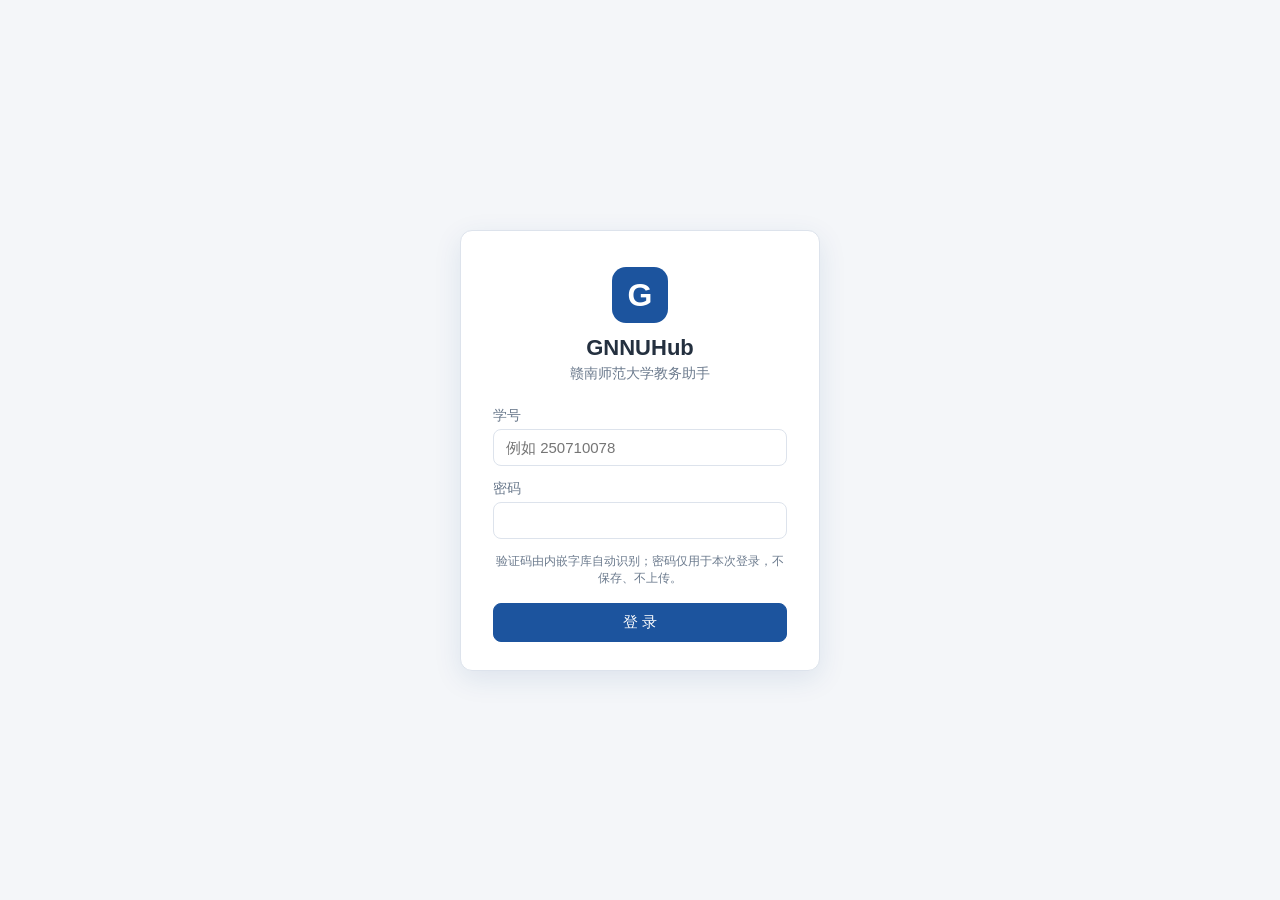
<file: crates/gnnuhub-app/ui/index.html>
<!DOCTYPE html>
<html lang="zh-CN">
<head>
  <meta charset="UTF-8">
  <meta name="viewport" content="width=device-width, initial-scale=1.0">
  <title>GNNUHub · 赣南师范大学教务助手</title>
  <link rel="stylesheet" href="style.css">
</head>
<body>

  <!-- 登录视图 -->
  <section id="view-login" class="view">
    <div class="login-card">
      <div class="logo">G</div>
      <h1>GNNUHub</h1>
      <p class="subtitle">赣南师范大学教务助手</p>

      <label>学号
        <input id="in-student-id" type="text" inputmode="numeric"
               placeholder="例如 250710078" autocomplete="username">
      </label>
      <label>密码
        <input id="in-password" type="password"
               autocomplete="current-password">
      </label>

      <p class="hint">验证码由内嵌字库自动识别；密码仅用于本次登录，不保存、不上传。</p>
      <button id="btn-login" class="primary">登 录</button>
      <div id="login-error" class="error hidden"></div>
    </div>
  </section>

  <!-- 主视图 -->
  <section id="view-main" class="view hidden">
    <header class="topbar">
      <div class="brand">GNNUHub</div>
      <nav class="tabs">
        <button data-tab="schedule" class="tab active">课表</button>
        <button data-tab="profile" class="tab">学籍</button>
        <button data-tab="grades" class="tab" disabled
                title="成绩接口尚未实测可用">成绩</button>
      </nav>
      <div class="spacer"></div>
      <div id="user-badge" class="badge"></div>
      <button id="btn-logout" class="ghost">退出登录</button>
    </header>

    <!-- 课表 -->
    <div id="tab-schedule" class="tab-panel">
      <div class="controls">
        <label>学年
          <select id="sel-year">
            <option value="2024">2024-2025</option>
            <option value="2025">2025-2026</option>
            <option value="2026" selected>2026-2027</option>
          </select>
        </label>
        <label>学期
          <select id="sel-term">
            <option value="1" selected>第一学期</option>
            <option value="2">第二学期</option>
          </select>
        </label>
        <label>周次
          <select id="sel-week">
            <option value="0" selected>整学期</option>
          </select>
        </label>
        <button id="btn-this-week" class="ghost">当前周</button>
        <button id="btn-load-schedule" class="primary small">查询</button>
      </div>
      <div id="schedule-grid" class="grid"></div>
    </div>

    <!-- 学籍 -->
    <div id="tab-profile" class="tab-panel hidden">
      <div id="profile-cards" class="cards"></div>
    </div>

    <!-- 成绩（占位） -->
    <div id="tab-grades" class="tab-panel hidden">
      <div class="placeholder">
        <h2>成绩查询暂未开放</h2>
        <p>成绩接口对当前测试账号恒定返回空信封，无法完成实测验证。
           按项目纪律「无法实测的接口不转正」，该功能将在换用有成绩的
           账号验证探针结果后开放。</p>
      </div>
    </div>

    <footer class="statusbar">
      <span id="status-text">就绪</span>
    </footer>
  </section>

  <script src="app.js"></script>
</body>
</html>
</file>
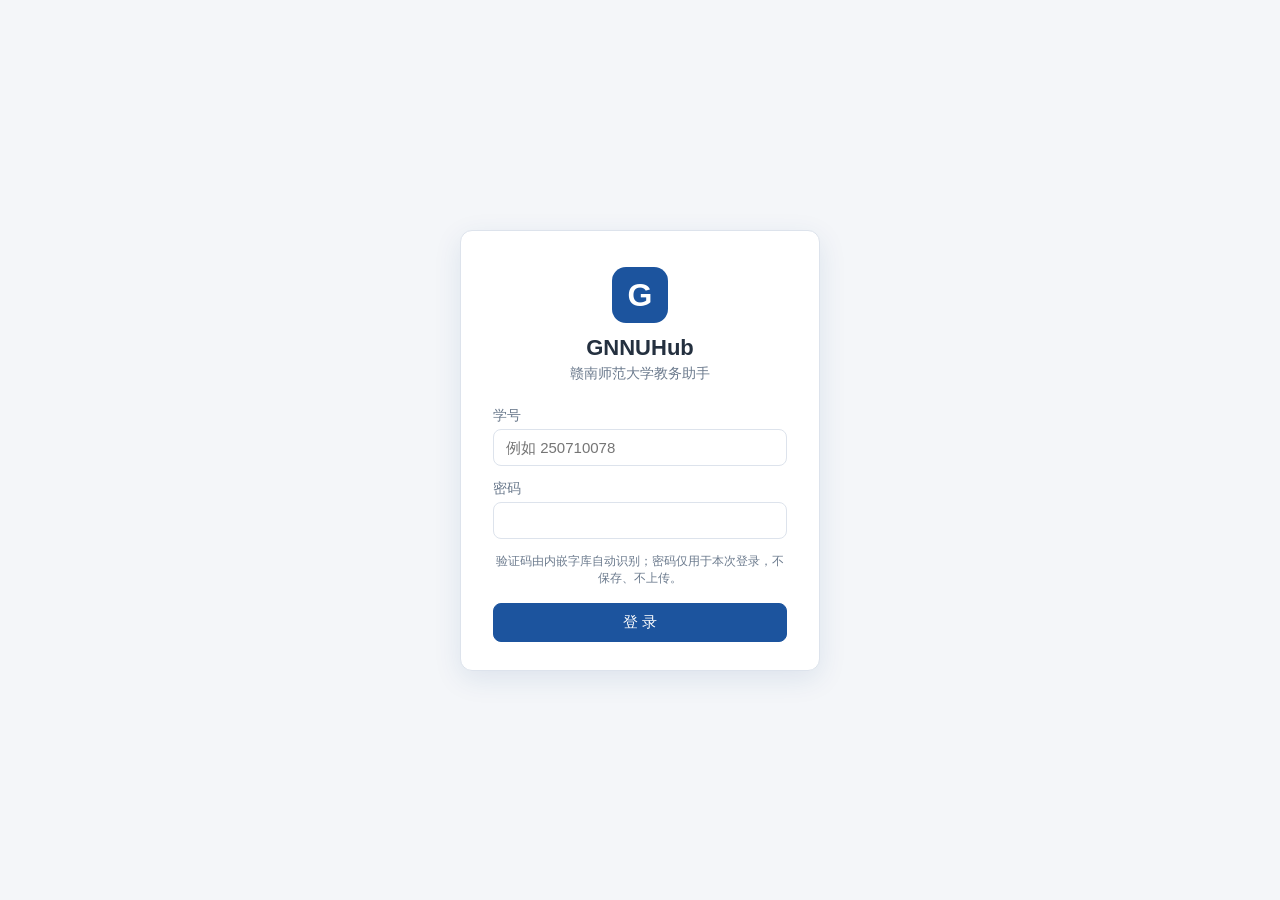
<file: ui/desktop/ui/index.html>
<!DOCTYPE html>
<html lang="zh-CN">
<head>
  <meta charset="UTF-8">
  <meta name="viewport" content="width=device-width, initial-scale=1.0">
  <title>GNNUHub · 赣南师范大学教务助手</title>
  <link rel="stylesheet" href="style.css">
</head>
<body>

  <!-- 登录视图 -->
  <section id="view-login" class="view">
    <div class="login-card">
      <div class="logo">G</div>
      <h1>GNNUHub</h1>
      <p class="subtitle">赣南师范大学教务助手</p>

      <label>学号
        <input id="in-student-id" type="text" inputmode="numeric"
               placeholder="例如 250710078" autocomplete="username">
      </label>
      <label>密码
        <input id="in-password" type="password"
               autocomplete="current-password">
      </label>

      <p class="hint">验证码由内嵌字库自动识别；密码仅用于本次登录，不保存、不上传。</p>
      <button id="btn-login" class="primary">登 录</button>
      <div id="login-error" class="error hidden"></div>
    </div>
  </section>

  <!-- 主视图 -->
  <section id="view-main" class="view hidden">
    <header class="topbar">
      <div class="brand">GNNUHub</div>
      <nav class="tabs">
        <button data-tab="schedule" class="tab active">课表</button>
        <button data-tab="exams" class="tab">考试</button>
        <button data-tab="retakes" class="tab">重修</button>
        <button data-tab="notices" class="tab">通知</button>
        <button data-tab="academic" class="tab">学业</button>
        <button data-tab="rooms" class="tab">教室</button>
        <button data-tab="profile" class="tab">学籍</button>
        <button data-tab="grades" class="tab" disabled
                title="成绩接口尚未实测可用">成绩</button>
      </nav>
      <div class="spacer"></div>
      <div id="user-badge" class="badge"></div>
      <button id="btn-logout" class="ghost">退出登录</button>
    </header>

    <!-- 课表 -->
    <div id="tab-schedule" class="tab-panel">
      <div class="controls">
        <label>学年
          <select id="sel-year">
            <option value="2024">2024-2025</option>
            <option value="2025">2025-2026</option>
            <option value="2026" selected>2026-2027</option>
          </select>
        </label>
        <label>学期
          <select id="sel-term">
            <option value="1" selected>第一学期</option>
            <option value="2">第二学期</option>
          </select>
        </label>
        <label>周次
          <select id="sel-week">
            <option value="0" selected>整学期</option>
          </select>
        </label>
        <button id="btn-this-week" class="ghost">当前周</button>
        <button id="btn-load-schedule" class="primary small">查询</button>
      </div>
      <div id="schedule-grid" class="grid"></div>
    </div>

    <!-- 考试 -->
    <div id="tab-exams" class="tab-panel hidden">
      <div class="controls">
        <label>学年
          <select id="sel-exam-year">
            <option value="2024">2024-2025</option>
            <option value="2025">2025-2026</option>
            <option value="2026" selected>2026-2027</option>
          </select>
        </label>
        <label>学期
          <select id="sel-exam-term">
            <option value="1" selected>第一学期</option>
            <option value="2">第二学期</option>
          </select>
        </label>
        <button id="btn-load-exams" class="primary small">查询</button>
      </div>
      <div id="exam-list"></div>
    </div>

    <!-- 空闲教室 -->
    <div id="tab-rooms" class="tab-panel hidden">
      <div class="controls">
        <label>学期
          <select id="sel-room-year">
            <option value="2024">2024-2025</option>
            <option value="2025">2025-2026</option>
            <option value="2026" selected>2026-2027</option>
          </select>
          <select id="sel-room-term">
            <option value="1" selected>第一学期</option>
            <option value="2">第二学期</option>
          </select>
        </label>
        <label>周次
          <select id="sel-room-week"></select>
        </label>
        <label>节次
          <select id="sel-room-jc-start"></select> —
          <select id="sel-room-jc-end"></select>
        </label>
        <label>类别
          <select id="sel-room-cat">
            <option value="">全部</option>
          </select>
        </label>
        <label>楼栋
          <select id="sel-room-building">
            <option value="">全部</option>
          </select>
        </label>
        <button id="btn-load-rooms" class="primary small">查询</button>
      </div>
      <div id="room-range" class="hint" style="margin-bottom:10px;"></div>
      <div id="room-list"></div>
    </div>

    <!-- 学业情况 -->
    <div id="tab-academic" class="tab-panel hidden">
      <div id="academic-cards" class="cards" style="margin-bottom: 14px;"></div>
      <div id="academic-table"></div>
    </div>

    <!-- 通知 -->
    <div id="tab-notices" class="tab-panel hidden">
      <div id="msg-banner" class="msg-banner hidden"></div>
      <div class="controls">
        <button id="btn-load-notices" class="primary small">刷新</button>
      </div>
      <div id="notice-list"></div>
    </div>

    <!-- 重修课程 -->
    <div id="tab-retakes" class="tab-panel hidden">
      <div class="controls">
        <label>学年
          <select id="sel-retake-year">
            <option value="2024">2024-2025</option>
            <option value="2025">2025-2026</option>
            <option value="2026" selected>2026-2027</option>
          </select>
        </label>
        <label>学期
          <select id="sel-retake-term">
            <option value="1" selected>第一学期</option>
            <option value="2">第二学期</option>
          </select>
        </label>
        <button id="btn-load-retakes" class="primary small">查询</button>
      </div>
      <div id="retake-list"></div>
    </div>

    <!-- 学籍 -->
    <div id="tab-profile" class="tab-panel hidden">
      <div id="profile-cards" class="cards"></div>
    </div>

    <!-- 成绩（占位） -->
    <div id="tab-grades" class="tab-panel hidden">
      <div class="placeholder">
        <h2>成绩查询暂未开放</h2>
        <p>成绩接口对当前测试账号恒定返回空信封，无法完成实测验证。
           按项目纪律「无法实测的接口不转正」，该功能将在换用有成绩的
           账号验证探针结果后开放。</p>
      </div>
    </div>

    <footer class="statusbar">
      <span id="status-text">就绪</span>
    </footer>
  </section>

  <script src="app.js"></script>
</body>
</html>
</file>
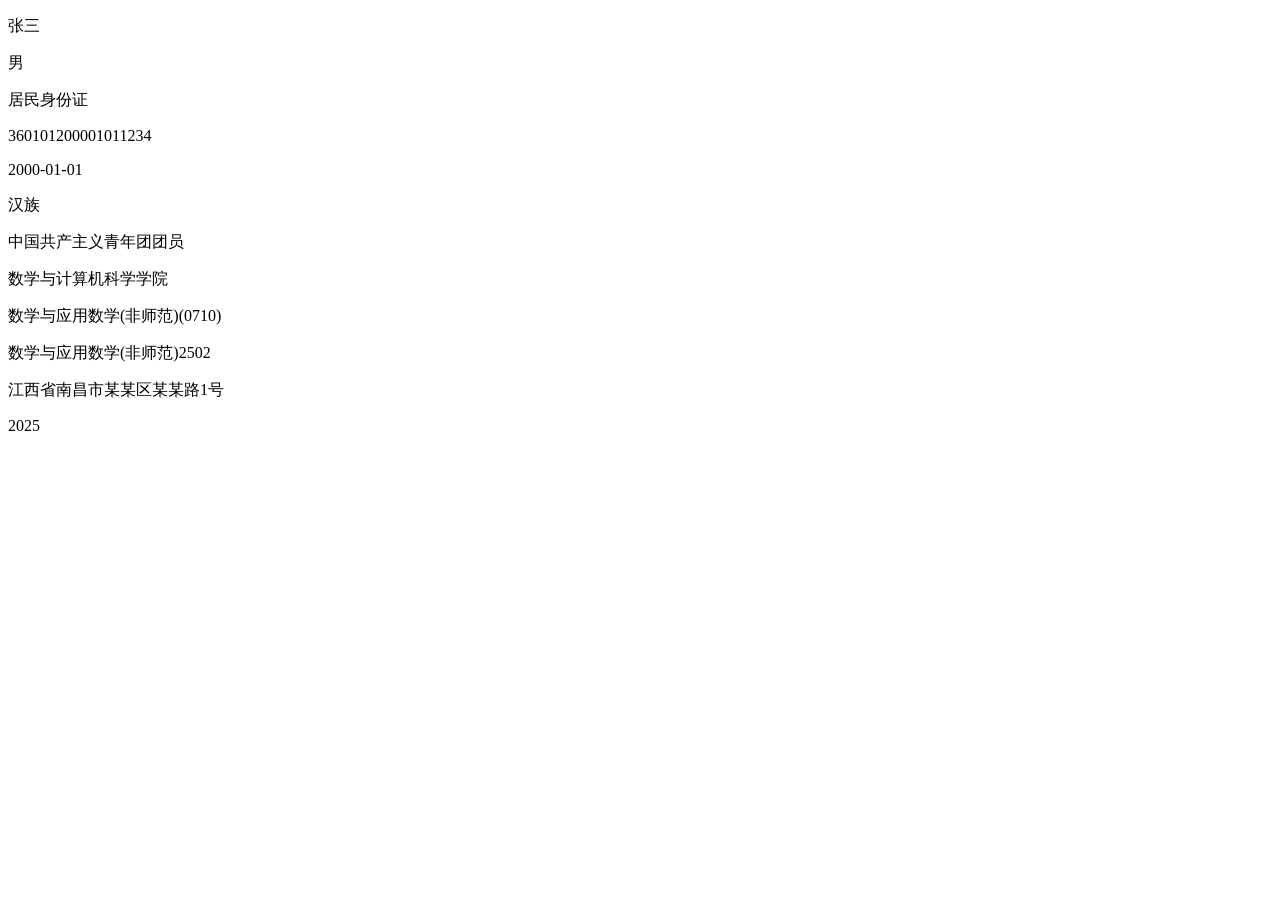
<file: crates/gnnuhub-api/tests/fixtures/xsgrxx.html>
<!DOCTYPE html><html><body><form id="ajaxForm">
<div class="col-sm-8" id="col_xm">
	
			<p class="form-control-static">张三</p>
 									</div>
<div class="col-sm-8" id="col_xbm">
			<p class="form-control-static">
						男
			</p>
		
 									</div>
<div class="col-sm-8" id="col_zjlxm">
			<p class="form-control-static">
						居民身份证
			</p>
		
 									</div>
<div class="col-sm-8" id="col_zjhm">
	
			<p class="form-control-static">360101200001011234</p>
 									</div>
<div class="col-sm-8" id="col_csrq">
			<p class="form-control-static">2000-01-01</p>
 							</div>
<div class="col-sm-8" id="col_mzm">
			<p class="form-control-static">
						汉族
			</p>
 							</div>
<div class="col-sm-8" id="col_zzmmm">
			<p class="form-control-static">
						中国共产主义青年团团员
			</p>
 							</div>
<div class="col-sm-8" id="col_jg_id">
			<p class="form-control-static">
						数学与计算机科学学院
			</p>
 							</div>
<div class="col-sm-8" id="col_zyh_id">
			<p class="form-control-static">
						数学与应用数学(非师范)(0710)
			</p>
 							</div>
<div class="col-sm-8" id="col_bh_id">
			<p class="form-control-static">
						数学与应用数学(非师范)2502
			</p>
 							</div>
<div class="col-sm-8" id="col_txdz">
			<p class="form-control-static">江西省南昌市某某区某某路1号</p>
 							</div>
<div class="col-sm-8" id="col_zsnddm">
			<p class="form-control-static">2025</p>
 							</div>
</form></body></html>
</file>
<file: crates/gnnuhub-app/ui/style.css>
/* GNNUHub 桌面客户端样式（亮色主题） */

:root {
  --primary: #1c549e;
  --primary-dark: #14417c;
  --bg: #f4f6f9;
  --card: #ffffff;
  --border: #dde3ec;
  --text: #24303f;
  --text-dim: #6b7a8d;
  --error: #c0392b;
  --course-hue: 210;
}

* { box-sizing: border-box; }

body {
  margin: 0;
  font-family: "Noto Sans CJK SC", "PingFang SC", "Microsoft YaHei", sans-serif;
  background: var(--bg);
  color: var(--text);
  font-size: 14px;
}

.hidden { display: none !important; }

.view { min-height: 100vh; }

/* ---------- 登录 ---------- */

#view-login {
  display: flex;
  align-items: center;
  justify-content: center;
}

.login-card {
  width: 360px;
  background: var(--card);
  border: 1px solid var(--border);
  border-radius: 12px;
  padding: 36px 32px 28px;
  box-shadow: 0 8px 28px rgba(20, 65, 124, 0.10);
  text-align: center;
}

.logo {
  width: 56px; height: 56px;
  margin: 0 auto 12px;
  border-radius: 14px;
  background: var(--primary);
  color: #fff;
  font-size: 32px;
  font-weight: 700;
  line-height: 56px;
}

.login-card h1 { margin: 0; font-size: 22px; }
.subtitle { margin: 4px 0 24px; color: var(--text-dim); }

.login-card label {
  display: block;
  text-align: left;
  margin-bottom: 14px;
  color: var(--text-dim);
}

.login-card input {
  width: 100%;
  margin-top: 4px;
  padding: 9px 12px;
  border: 1px solid var(--border);
  border-radius: 8px;
  font-size: 15px;
}

.login-card input:focus {
  outline: none;
  border-color: var(--primary);
}

.hint { color: var(--text-dim); font-size: 12px; margin: 6px 0 16px; }

button {
  padding: 9px 18px;
  border-radius: 8px;
  border: 1px solid var(--border);
  background: #fff;
  cursor: pointer;
  font-size: 14px;
}

button.primary {
  width: 100%;
  background: var(--primary);
  border-color: var(--primary);
  color: #fff;
  font-size: 15px;
}

button.primary:hover { background: var(--primary-dark); }
button.primary.small { width: auto; }

button.ghost { color: var(--text-dim); }
button.ghost:hover { color: var(--primary); border-color: var(--primary); }

button:disabled { opacity: 0.45; cursor: not-allowed; }

.error {
  margin-top: 14px;
  padding: 9px 12px;
  border-radius: 8px;
  background: #fdecea;
  color: var(--error);
  font-size: 13px;
  text-align: left;
}

/* ---------- 主视图 ---------- */

.topbar {
  display: flex;
  align-items: center;
  gap: 18px;
  padding: 10px 20px;
  background: var(--card);
  border-bottom: 1px solid var(--border);
}

.brand { font-weight: 700; color: var(--primary); font-size: 16px; }

.tabs { display: flex; gap: 6px; }

.tab {
  border: none;
  background: transparent;
  padding: 8px 16px;
  border-radius: 8px;
  color: var(--text-dim);
}

.tab.active {
  background: rgba(28, 84, 158, 0.10);
  color: var(--primary);
  font-weight: 600;
}

.spacer { flex: 1; }

.badge { color: var(--text-dim); }

/* ---------- 课表 ---------- */

.tab-panel { padding: 16px 20px 8px; }

.controls {
  display: flex;
  align-items: center;
  gap: 12px;
  flex-wrap: wrap;
  margin-bottom: 14px;
}

.controls label { color: var(--text-dim); }

.controls select {
  margin-left: 4px;
  padding: 7px 10px;
  border: 1px solid var(--border);
  border-radius: 8px;
  background: #fff;
}

.grid {
  display: grid;
  grid-template-columns: 56px repeat(7, 1fr);
  gap: 6px;
}

.grid .head {
  text-align: center;
  font-weight: 600;
  padding: 8px 0;
  color: var(--primary-dark);
  background: rgba(28, 84, 158, 0.07);
  border-radius: 6px;
}

.grid .period-label {
  display: flex;
  align-items: center;
  justify-content: center;
  color: var(--text-dim);
  font-size: 12px;
  background: rgba(28, 84, 158, 0.04);
  border-radius: 6px;
}

.cell {
  min-height: 74px;
  background: var(--card);
  border: 1px solid var(--border);
  border-radius: 6px;
  padding: 5px;
  display: flex;
  flex-direction: column;
  gap: 4px;
}

.course {
  border-radius: 5px;
  padding: 5px 6px;
  color: #fff;
  font-size: 12px;
  line-height: 1.45;
  background: hsl(var(--course-hue), 52%, 46%);
}

.course .room { opacity: 0.85; font-size: 11px; }
.course .weeks { opacity: 0.75; font-size: 10px; }

.empty-tip {
  grid-column: 1 / -1;
  text-align: center;
  color: var(--text-dim);
  padding: 30px 0;
}

/* ---------- 学籍 ---------- */

.cards {
  display: grid;
  grid-template-columns: repeat(auto-fill, minmax(220px, 1fr));
  gap: 12px;
}

.card {
  background: var(--card);
  border: 1px solid var(--border);
  border-radius: 10px;
  padding: 12px 14px;
}

.card .k { color: var(--text-dim); font-size: 12px; }
.card .v { margin-top: 4px; font-size: 15px; word-break: break-all; }

/* ---------- 其他 ---------- */

.placeholder {
  max-width: 560px;
  margin: 60px auto;
  background: var(--card);
  border: 1px dashed var(--border);
  border-radius: 12px;
  padding: 30px;
  text-align: center;
  color: var(--text-dim);
}

.statusbar {
  position: fixed;
  left: 0; right: 0; bottom: 0;
  padding: 6px 20px;
  background: var(--card);
  border-top: 1px solid var(--border);
  color: var(--text-dim);
  font-size: 12px;
}

.statusbar.error { color: var(--error); }
</file>
<file: ui/desktop/ui/style.css>
/* GNNUHub 桌面客户端样式（亮色主题） */

:root {
  --primary: #1c549e;
  --primary-dark: #14417c;
  --bg: #f4f6f9;
  --card: #ffffff;
  --border: #dde3ec;
  --text: #24303f;
  --text-dim: #6b7a8d;
  --error: #c0392b;
  --course-hue: 210;
}

* { box-sizing: border-box; }

body {
  margin: 0;
  font-family: "Noto Sans CJK SC", "PingFang SC", "Microsoft YaHei", sans-serif;
  background: var(--bg);
  color: var(--text);
  font-size: 14px;
}

.hidden { display: none !important; }

.view { min-height: 100vh; }

/* ---------- 登录 ---------- */

#view-login {
  display: flex;
  align-items: center;
  justify-content: center;
}

.login-card {
  width: 360px;
  background: var(--card);
  border: 1px solid var(--border);
  border-radius: 12px;
  padding: 36px 32px 28px;
  box-shadow: 0 8px 28px rgba(20, 65, 124, 0.10);
  text-align: center;
}

.logo {
  width: 56px; height: 56px;
  margin: 0 auto 12px;
  border-radius: 14px;
  background: var(--primary);
  color: #fff;
  font-size: 32px;
  font-weight: 700;
  line-height: 56px;
}

.login-card h1 { margin: 0; font-size: 22px; }
.subtitle { margin: 4px 0 24px; color: var(--text-dim); }

.login-card label {
  display: block;
  text-align: left;
  margin-bottom: 14px;
  color: var(--text-dim);
}

.login-card input {
  width: 100%;
  margin-top: 4px;
  padding: 9px 12px;
  border: 1px solid var(--border);
  border-radius: 8px;
  font-size: 15px;
}

.login-card input:focus {
  outline: none;
  border-color: var(--primary);
}

.hint { color: var(--text-dim); font-size: 12px; margin: 6px 0 16px; }

button {
  padding: 9px 18px;
  border-radius: 8px;
  border: 1px solid var(--border);
  background: #fff;
  cursor: pointer;
  font-size: 14px;
}

button.primary {
  width: 100%;
  background: var(--primary);
  border-color: var(--primary);
  color: #fff;
  font-size: 15px;
}

button.primary:hover { background: var(--primary-dark); }
button.primary.small { width: auto; }

button.ghost { color: var(--text-dim); }
button.ghost:hover { color: var(--primary); border-color: var(--primary); }

button:disabled { opacity: 0.45; cursor: not-allowed; }

.error {
  margin-top: 14px;
  padding: 9px 12px;
  border-radius: 8px;
  background: #fdecea;
  color: var(--error);
  font-size: 13px;
  text-align: left;
}

/* ---------- 主视图 ---------- */

.topbar {
  display: flex;
  align-items: center;
  gap: 18px;
  padding: 10px 20px;
  background: var(--card);
  border-bottom: 1px solid var(--border);
}

.brand { font-weight: 700; color: var(--primary); font-size: 16px; }

.tabs { display: flex; gap: 6px; }

.tab {
  border: none;
  background: transparent;
  padding: 8px 16px;
  border-radius: 8px;
  color: var(--text-dim);
}

.tab.active {
  background: rgba(28, 84, 158, 0.10);
  color: var(--primary);
  font-weight: 600;
}

.spacer { flex: 1; }

.badge { color: var(--text-dim); }

/* ---------- 课表 ---------- */

.tab-panel { padding: 16px 20px 8px; }

.controls {
  display: flex;
  align-items: center;
  gap: 12px;
  flex-wrap: wrap;
  margin-bottom: 14px;
}

.controls label { color: var(--text-dim); }

.controls select {
  margin-left: 4px;
  padding: 7px 10px;
  border: 1px solid var(--border);
  border-radius: 8px;
  background: #fff;
}

.grid {
  display: grid;
  grid-template-columns: 56px repeat(7, 1fr);
  gap: 6px;
}

.grid .head {
  text-align: center;
  font-weight: 600;
  padding: 8px 0;
  color: var(--primary-dark);
  background: rgba(28, 84, 158, 0.07);
  border-radius: 6px;
}

.grid .period-label {
  display: flex;
  align-items: center;
  justify-content: center;
  color: var(--text-dim);
  font-size: 12px;
  background: rgba(28, 84, 158, 0.04);
  border-radius: 6px;
}

.cell {
  min-height: 74px;
  background: var(--card);
  border: 1px solid var(--border);
  border-radius: 6px;
  padding: 5px;
  display: flex;
  flex-direction: column;
  gap: 4px;
}

.course {
  border-radius: 5px;
  padding: 5px 6px;
  color: #fff;
  font-size: 12px;
  line-height: 1.45;
  background: hsl(var(--course-hue), 52%, 46%);
}

.course .room { opacity: 0.85; font-size: 11px; }
.course .weeks { opacity: 0.75; font-size: 10px; }

.empty-tip {
  grid-column: 1 / -1;
  text-align: center;
  color: var(--text-dim);
  padding: 30px 0;
}

/* ---------- 考试安排 ---------- */

.exam-table {
  width: 100%;
  border-collapse: collapse;
  background: var(--card);
  border: 1px solid var(--border);
  border-radius: 10px;
  overflow: hidden;
  font-size: 13px;
}

.exam-table th,
.exam-table td {
  padding: 9px 12px;
  text-align: left;
  border-bottom: 1px solid var(--border);
}

.exam-table th {
  background: rgba(28, 84, 158, 0.07);
  color: var(--primary-dark);
  font-weight: 600;
  white-space: nowrap;
}

.exam-table tbody tr:hover { background: rgba(28, 84, 158, 0.04); }

.exam-table .sub { color: var(--text-dim); font-size: 11px; margin-top: 2px; }

.exam-table tr.makeup td { color: var(--error); }

/* ---------- 学籍 ---------- */

.cards {
  display: grid;
  grid-template-columns: repeat(auto-fill, minmax(220px, 1fr));
  gap: 12px;
}

.card {
  background: var(--card);
  border: 1px solid var(--border);
  border-radius: 10px;
  padding: 12px 14px;
}

.card .k { color: var(--text-dim); font-size: 12px; }
.card .v { margin-top: 4px; font-size: 15px; word-break: break-all; }

/* ---------- 其他 ---------- */

.placeholder {
  max-width: 560px;
  margin: 60px auto;
  background: var(--card);
  border: 1px dashed var(--border);
  border-radius: 12px;
  padding: 30px;
  text-align: center;
  color: var(--text-dim);
}

.statusbar {
  position: fixed;
  left: 0; right: 0; bottom: 0;
  padding: 6px 20px;
  background: var(--card);
  border-top: 1px solid var(--border);
  color: var(--text-dim);
  font-size: 12px;
}

.statusbar.error { color: var(--error); }

/* 面板内错误提示（比底部状态栏醒目） */
.error-tip {
  margin-bottom: 12px;
  padding: 10px 14px;
  border-radius: 8px;
  background: #fdecea;
  border: 1px solid #f5c6c0;
  color: var(--error);
  font-size: 13px;
}


/* 系统提醒消息横幅 */
.msg-banner {
  margin-bottom: 12px;
  padding: 10px 14px;
  border-radius: 8px;
  background: #fff8e6;
  border: 1px solid #f5e0a3;
  color: #8a6d1a;
  font-size: 13px;
}

.exam-table tr.pinned td:first-child { font-weight: 600; color: var(--primary-dark); }

/* 通知正文展开行 */
.notice-detail-row td {
  background: #f8fafd;
  white-space: pre-wrap;
  word-break: break-word;
}

.notice-detail-row .notice-meta {
  color: var(--text-dim);
  font-size: 12px;
  margin-bottom: 6px;
}

.notice-detail-row .notice-body {
  line-height: 1.7;
  font-size: 13px;
}

.room-input {
  padding: 6px 10px;
  border: 1px solid var(--border);
  border-radius: 8px;
  background: #fff;
}
</file>
